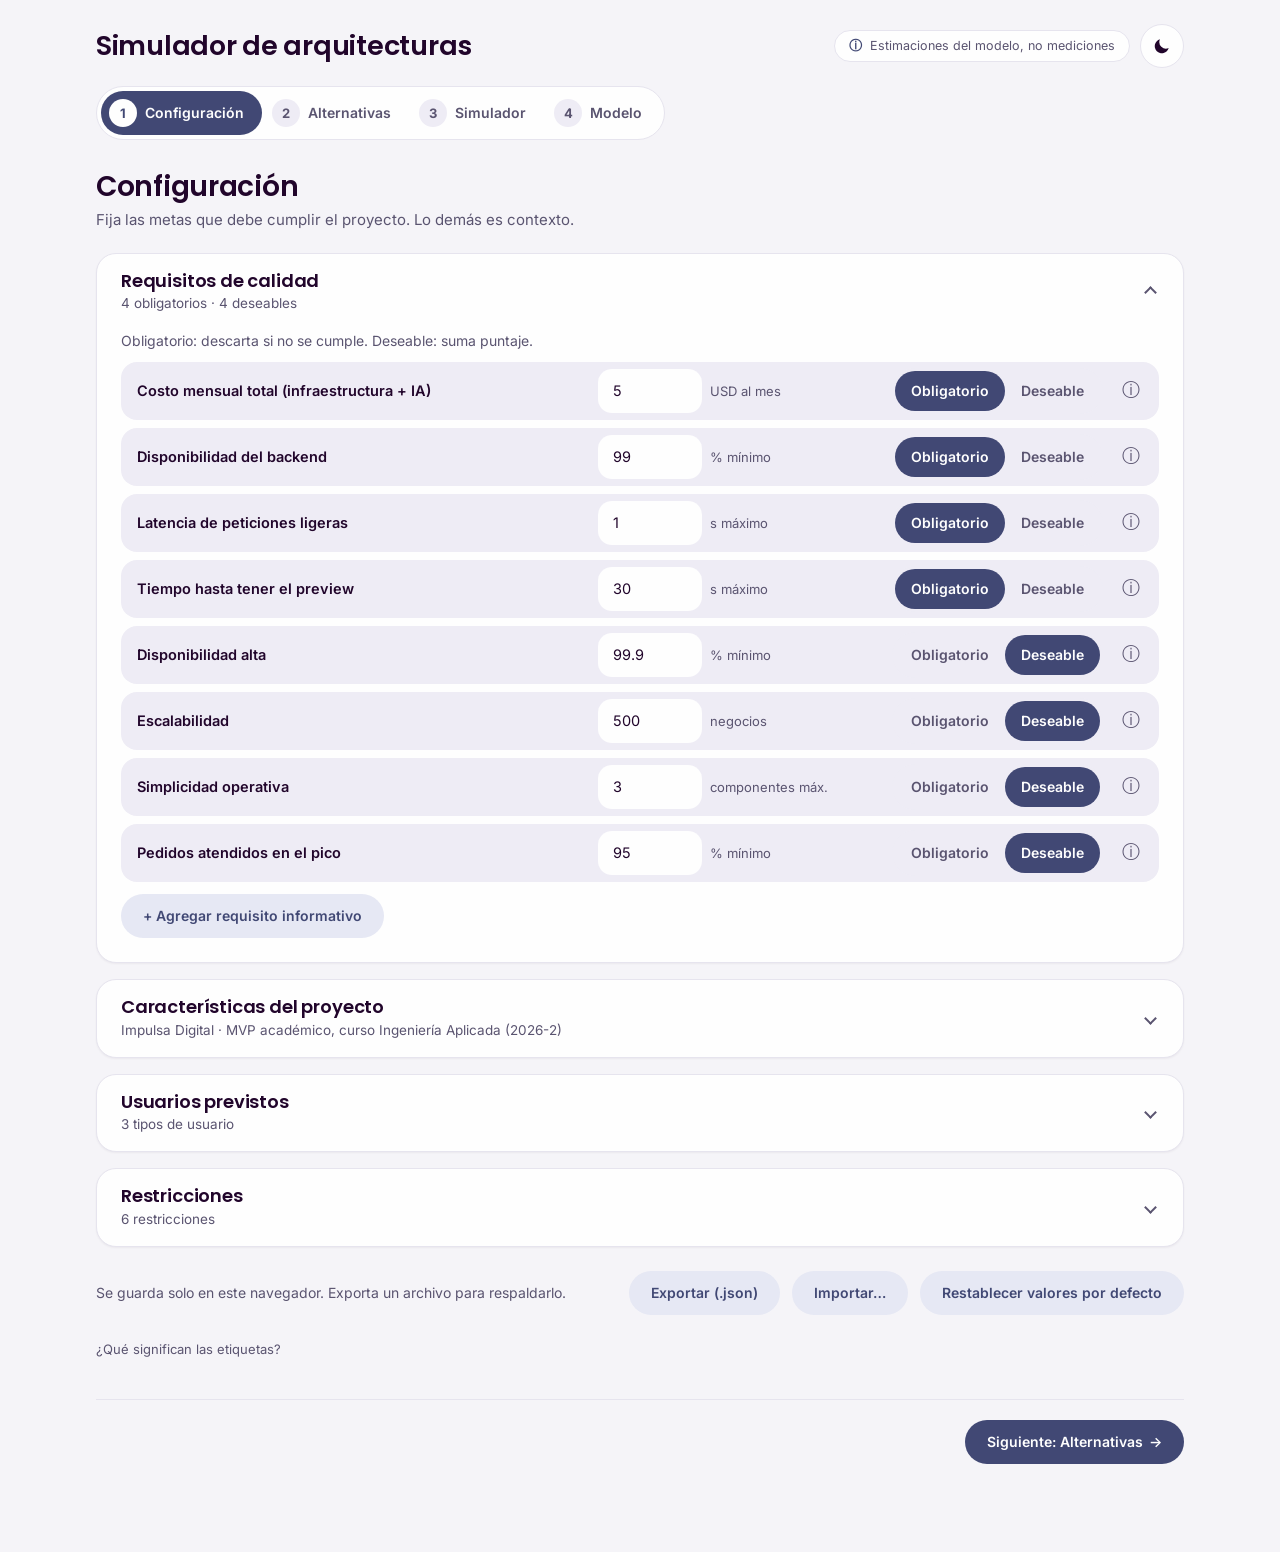
<file: index.html>
<!doctype html>
<html lang="es">
<head>
<meta charset="utf-8">
<meta name="viewport" content="width=device-width, initial-scale=1, viewport-fit=cover">
<title>Simulador de arquitecturas · Impulsa Digital</title>
<meta name="description" content="Simulador que compara tres arquitecturas de backend para Impulsa Digital con un modelo de cálculo explicable. Los resultados son estimaciones del modelo, no mediciones.">
<meta name="theme-color" content="#414874" media="(prefers-color-scheme: light)">
<meta name="theme-color" content="#0F1226" media="(prefers-color-scheme: dark)">
<link rel="icon" href="data:image/svg+xml,%3Csvg xmlns='http://www.w3.org/2000/svg' viewBox='0 0 32 32'%3E%3Crect width='32' height='32' rx='7' fill='%23414874'/%3E%3Cpath d='M8 22l5-6 4 3 7-9' stroke='%23F2B33D' stroke-width='3' fill='none' stroke-linecap='round' stroke-linejoin='round'/%3E%3C/svg%3E">
<link rel="preconnect" href="https://fonts.googleapis.com">
<link rel="preconnect" href="https://fonts.gstatic.com" crossorigin>
<link rel="stylesheet" href="https://fonts.googleapis.com/css2?family=Inter:wght@400;500;600&family=Poppins:wght@500;600;700&display=swap">
<link rel="stylesheet" href="estilos.css">
<script>
  /* Aplica el tema guardado antes de pintar, para evitar un destello. */
  try {
    var t = window.localStorage.getItem('impulsa-sim-tema');
    if (t === 'dark' || t === 'light') document.documentElement.setAttribute('data-theme', t);
  } catch (err) { /* sin almacenamiento: se usa el tema del sistema */ }
</script>
</head>
<body>
<a class="saltar" href="#app">Saltar al contenido</a>

<div class="pagina">
  <header class="cab-sitio">
    <h1>Simulador de arquitecturas</h1>
    <div class="cab-der">
      <p class="aviso" title="Los resultados son estimaciones del modelo, no mediciones reales de rendimiento."><span class="i" aria-hidden="true">ⓘ</span><span>Estimaciones del modelo, no mediciones</span></p>
      <button type="button" class="tema-btn" id="btn-tema" aria-label="Cambiar a modo oscuro">
        <svg viewBox="0 0 24 24" width="20" height="20" aria-hidden="true" focusable="false"><path class="i-luna" d="M20 14.5A8 8 0 0 1 9.5 4 8.5 8.5 0 1 0 20 14.5z" fill="currentColor"/><g class="i-sol" fill="none" stroke="currentColor" stroke-width="2" stroke-linecap="round"><circle cx="12" cy="12" r="4" fill="currentColor"/><path d="M12 2v2M12 20v2M2 12h2M20 12h2M4.9 4.9l1.4 1.4M17.7 17.7l1.4 1.4M4.9 19.1l1.4-1.4M17.7 6.3l1.4-1.4"/></g></svg>
      </button>
    </div>
  </header>

  <div class="barra" id="barra">
    <nav class="tabs" id="tabs" aria-label="Pasos del simulador"></nav>
    <div class="barra-estado" id="estado-global" aria-live="polite"></div>
  </div>

  <main id="app" tabindex="-1"></main>
</div>

<div class="toasts" id="toasts" role="status" aria-live="polite"></div>

<noscript><p class="sin-js">Este simulador necesita JavaScript para calcular los resultados. Actívalo en tu navegador y recarga la página.</p></noscript>

<script src="datos.js"></script>
<script src="modelo.js"></script>
<script src="estado.js"></script>
<script src="ui.js"></script>
<script src="ui-config.js"></script>
<script src="ui-alternativas.js"></script>
<script src="ui-simulador.js"></script>
<script src="graficos.js"></script>
<script src="ui-paneles.js"></script>
<script src="ui-modelo.js"></script>
<script>window.UI.iniciar();</script>
</body>
</html>
</file>
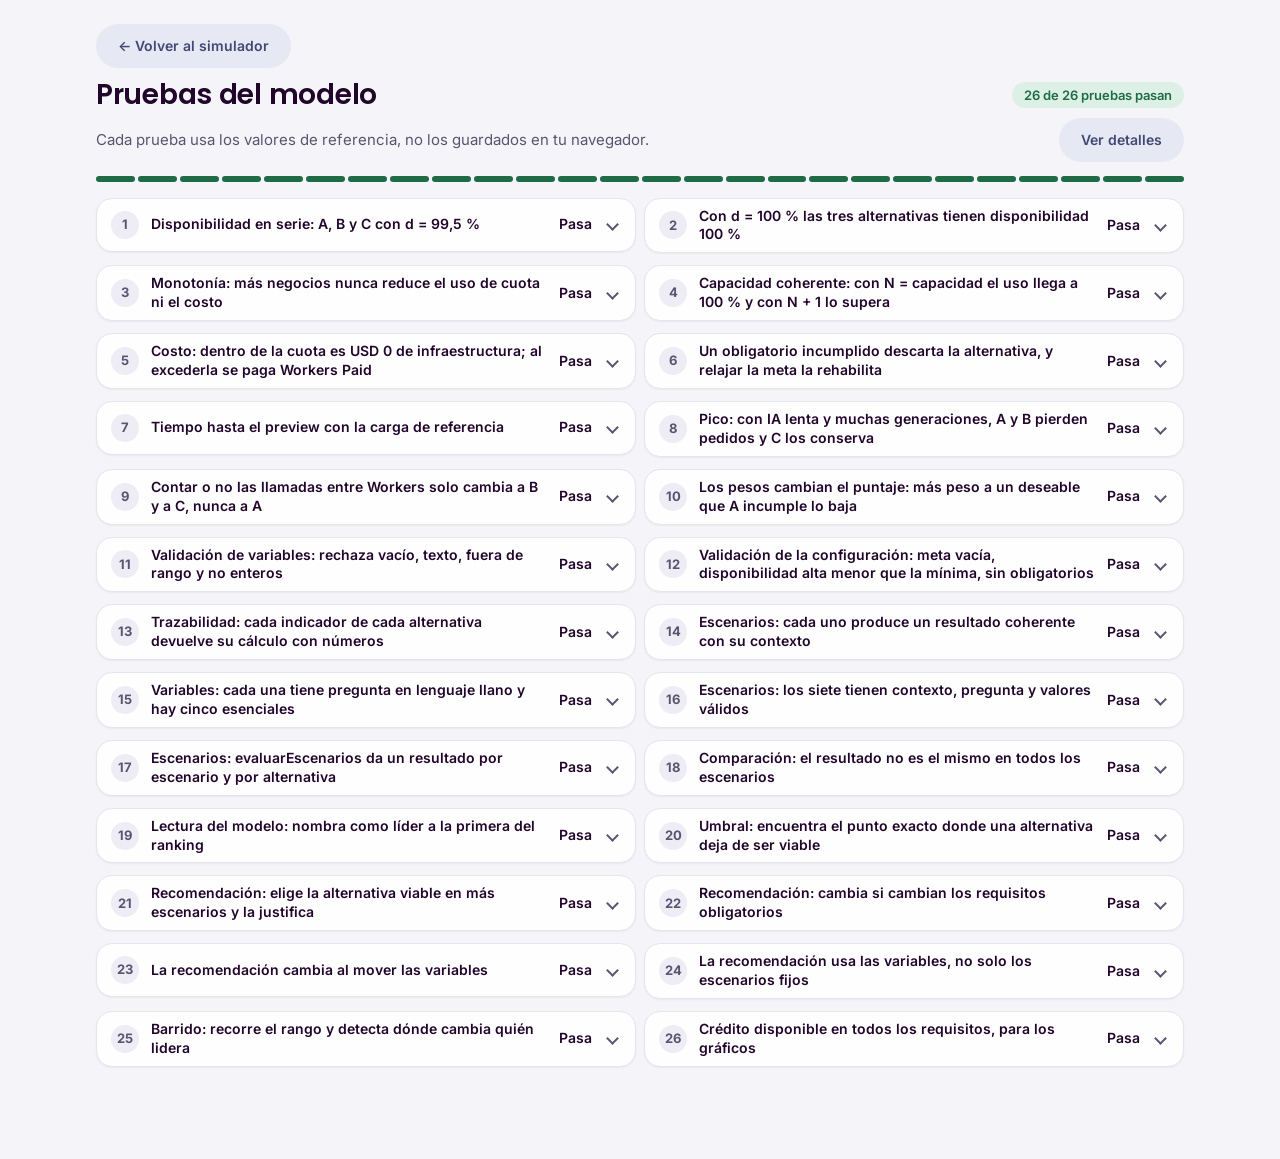
<file: pruebas.html>
<!doctype html>
<html lang="es">
<head>
<meta charset="utf-8">
<meta name="viewport" content="width=device-width, initial-scale=1, viewport-fit=cover">
<title>Pruebas del modelo · Simulador de arquitecturas</title>
<meta name="robots" content="noindex">
<meta name="theme-color" content="#414874" media="(prefers-color-scheme: light)">
<meta name="theme-color" content="#0F1226" media="(prefers-color-scheme: dark)">
<link rel="stylesheet" href="https://fonts.googleapis.com/css2?family=Inter:wght@400;500;600&family=Poppins:wght@500;600;700&display=swap">
<link rel="stylesheet" href="estilos.css">
<script>
  /* Mismo tema que el simulador (el guardado, o el del sistema). */
  try {
    var t = window.localStorage.getItem('impulsa-sim-tema');
    if (t === 'dark' || t === 'light') document.documentElement.setAttribute('data-theme', t);
  } catch (err) { /* sin almacenamiento: se usa el tema del sistema */ }
</script>
<style>
  .pr-cab { display: flex; flex-wrap: wrap; gap: 8px 20px; align-items: center; justify-content: space-between; margin-bottom: 6px; }
  .pr-cab h1 { font-size: 28px; }
  .pr-sub { display: flex; flex-wrap: wrap; gap: 4px 16px; align-items: center; justify-content: space-between; margin: 0 0 14px; }
  .pr-sub p { margin: 0; color: var(--muted); max-width: 70ch; }
  .pr-sub .btn { min-height: 44px; }
  .pr-barra { display: flex; gap: 3px; height: 6px; margin: 0 0 16px; }
  .pr-barra span { flex: 1; border-radius: 3px; background: var(--ok); }
  .pr-barra span.falla { background: var(--bad); }
  .pr-lista { list-style: none; padding: 0; margin: 0; display: grid; gap: 8px; align-items: start; }
  .pr { max-width: none; margin: 0; background: var(--surface); border: 1px solid var(--line); border-radius: 16px; box-shadow: var(--sombra-card); }
  .pr[open] { border-color: var(--accent-soft); }
  .pr.falla { border-color: var(--bad); }
  .pr > summary { padding: 8px 14px; min-height: 52px; font-weight: 600; font-size: 14px; line-height: 1.35; border-radius: 16px; }
  .pr-n { flex: none; display: inline-grid; place-items: center; width: 28px; height: 28px; border-radius: 50%; background: var(--surface-2); color: var(--muted); font-size: 13px; font-weight: 700; }
  .pr-t { flex: 1; min-width: 0; }
  .pr .marca { flex: none; margin: 0; }
  .pr-cuerpo { padding: 0 14px 14px 54px; }
  .pr-cuerpo p { margin: 0; color: var(--muted); font-size: 13.5px; max-width: none; }
  .pr-cuerpo .err { margin-top: 8px; font-size: 13.5px; }
  .pr-pie { margin-top: 20px; }
  @media (min-width: 900px) { .pr-lista { grid-template-columns: 1fr 1fr; } }
  @media (max-width: 520px) {
    .pr-cab h1 { font-size: 24px; }
    .pr > summary { gap: 10px; padding: 8px 12px; }
    .pr .chev { display: none; }
    .pr-n { width: 24px; height: 24px; font-size: 12px; }
    .pr-cuerpo { padding: 0 12px 12px 12px; }
  }
</style>
</head>
<body>
<div class="pagina">
  <p class="pr-nav"><a class="btn" href="index.html#modelo">← Volver al simulador</a></p>
  <header class="pr-cab">
    <h1>Pruebas del modelo</h1>
    <div class="estado-box" id="resumen-pruebas" aria-live="polite"></div>
  </header>
  <div class="pr-sub">
    <p>Cada prueba usa los valores de referencia, no los guardados en tu navegador.</p>
    <button type="button" class="btn" id="btn-todo" aria-pressed="false">Ver detalles</button>
  </div>
  <div class="pr-barra" id="pr-barra" role="img" aria-label=""></div>
  <ol class="pr-lista" id="pruebas"></ol>
</div>
<script src="datos.js"></script>
<script src="modelo.js"></script>
<script src="estado.js"></script>
<script src="pruebas.js"></script>
</body>
</html>
</file>
<file: estilos.css>
/* Sistema visual del simulador. Tokens tomados de la landing de Impulsa Digital.
   Escala de espaciado: 4 / 8 / 12 / 16 / 20 / 24 / 32. Escala de texto: 12.5 / 14 / 15 / 18 / 24 / 34.
   Los estados (cumple, no cumple, descartada) siempre llevan icono y texto, nunca solo color. */
:root {
  --bg: #F5F4F8;
  --surface: #FEFEFE;
  --surface-2: #EEECF5;
  --ink: #21052B;
  --muted: #5A5470;
  --line: #E6E4EE;
  --accent: #414874;
  --accent-ink: #FEFEFE;
  --accent-soft: #E6E8F4;
  --warm: #F2B33D;
  --warm-soft: #FBEBC8;
  --warm-ink: #5E3F00;
  --ok: #1F6B45;
  --ok-soft: #DDF0E5;
  --bad: #A3262F;
  --bad-soft: #F8E1E3;
  --sombra: 0 10px 28px rgba(33, 5, 43, .08);
  --sombra-card: 0 1px 2px rgba(33, 5, 43, .05);
  --radio: 20px;
  --display: "Poppins", "Segoe UI", system-ui, sans-serif;
  --body: "Inter", "Segoe UI", system-ui, sans-serif;
  --mono: ui-monospace, "SFMono-Regular", Menlo, Consolas, monospace;
  --serie-a: #414874;
  --serie-b: #7E619F;
  --serie-c: #2E7D74;
}
@media (prefers-color-scheme: dark) {
  :root:not([data-theme="light"]) {
    --bg: #0F1226;
    --surface: #171B33;
    --surface-2: #20254A;
    --ink: #ECEEFA;
    --muted: #A5ABCB;
    --line: #252A52;
    --accent: #8F9CFF;
    --accent-ink: #0F1226;
    --accent-soft: #252B5C;
    --warm: #F2B33D;
    --serie-a: #8F9CFF;
    --serie-b: #C6A2E8;
    --serie-c: #5FC9BB;
    --warm-soft: #3B2F14;
    --warm-ink: #F3D48C;
    --ok: #5FD3A0;
    --ok-soft: #123A2E;
    --bad: #FF8F9A;
    --bad-soft: #43202D;
    --sombra: 0 8px 24px rgba(0, 0, 0, .4);
    --sombra-card: none;
    color-scheme: dark;
  }
  :root:not([data-theme="light"]) .i-luna { display: none; }
  :root:not([data-theme="light"]) .i-sol { display: inline; }
}
:root[data-theme="dark"] {
  --bg: #0F1226;
  --surface: #171B33;
  --surface-2: #20254A;
  --ink: #ECEEFA;
  --muted: #A5ABCB;
  --line: #252A52;
  --accent: #8F9CFF;
  --accent-ink: #0F1226;
  --accent-soft: #252B5C;
  --warm: #F2B33D;
  --serie-a: #8F9CFF;
  --serie-b: #C6A2E8;
  --serie-c: #5FC9BB;
  --warm-soft: #3B2F14;
  --warm-ink: #F3D48C;
  --ok: #5FD3A0;
  --ok-soft: #123A2E;
  --bad: #FF8F9A;
  --bad-soft: #43202D;
  --sombra: 0 8px 24px rgba(0, 0, 0, .4);
  --sombra-card: none;
  color-scheme: dark;
}
:root[data-theme="dark"] .i-luna { display: none; }
:root[data-theme="dark"] .i-sol { display: inline; }
.i-sol { display: none; }

* { box-sizing: border-box; }
[hidden] { display: none !important; }
html { scroll-padding-top: 88px; }
body {
  margin: 0;
  background: var(--bg);
  color: var(--ink);
  font-family: var(--body);
  font-size: 15px;
  line-height: 1.55;
}
.pagina {
  max-width: 1120px;
  margin: 0 auto;
  padding-block: 24px 88px;
  padding-left: max(16px, env(safe-area-inset-left, 0px));
  padding-right: max(16px, env(safe-area-inset-right, 0px));
}
h1, h2, h3, h4 { font-family: var(--display); font-weight: 600; line-height: 1.2; letter-spacing: -.01em; margin: 0; text-wrap: balance; }
p { margin: 0 0 10px; max-width: 70ch; }
ul, ol { margin: 0 0 10px; padding-left: 20px; }
li { margin-bottom: 4px; max-width: 70ch; }
a { color: var(--accent); }
:focus-visible { outline: 2px solid var(--accent); outline-offset: 2px; }
main:focus { outline: none; }
h2:focus { outline: none; }

.vh { position: absolute; width: 1px; height: 1px; overflow: hidden; clip: rect(0 0 0 0); white-space: nowrap; margin: 0; padding: 0; border: 0; }
.saltar { min-height: 44px; display: inline-flex; align-items: center; position: absolute; left: 12px; top: -60px; z-index: 100; background: var(--accent); color: var(--accent-ink); padding: 10px 16px; border-radius: 8px; font-weight: 600; text-decoration: none; }
.saltar:focus { top: 12px; }
.sin-js { margin: 24px; padding: 14px; background: var(--warm-soft); color: var(--warm-ink); border-radius: 8px; }

/* Cabecera y barra fija */
.cab-sitio { display: flex; flex-wrap: wrap; gap: 10px 24px; align-items: center; justify-content: space-between; padding-bottom: 12px; }
.cab-der { display: flex; gap: 10px; align-items: center; }

.cab-sitio h1 { font-size: clamp(21px, 3.6vw, 27px); font-weight: 600; }
.aviso { display: flex; gap: 8px; align-items: center; margin: 0; padding: 6px 14px; background: var(--surface); border: 1px solid var(--line); color: var(--muted); border-radius: 999px; font-size: 12.5px; line-height: 1.4; max-width: none; }
.aviso .i { flex: none; font-weight: 700; color: var(--accent); }
.tema-btn { flex: none; width: 44px; height: 44px; border-radius: 50%; border: 1px solid var(--line); background: var(--surface); color: var(--ink); cursor: pointer; display: grid; place-items: center; }
.tema-btn:hover { background: var(--surface-2); }

.barra {
  position: sticky; top: 0; z-index: 20;
  display: flex; flex-wrap: wrap; align-items: center; justify-content: space-between; gap: 6px 16px;
  background: var(--bg);
  box-shadow: 0 0 0 100vmax var(--bg);
  clip-path: inset(0 -100vmax);
  padding: 6px 0 10px;
  margin-bottom: 20px;
}
.tabs { flex: 0 1 auto; min-width: 0; }
.pasos { display: inline-flex; gap: 2px; list-style: none; margin: 0; padding: 4px; background: var(--surface); border: 1px solid var(--line); border-radius: 999px; }
.pasos li { flex: 0 0 auto; margin: 0; max-width: none; }
.paso { position: relative; display: flex; align-items: center; gap: 8px; min-height: 44px; padding: 0 18px 0 8px; border-radius: 999px; text-decoration: none; color: var(--muted); }
.paso:hover { color: var(--ink); background: var(--surface-2); }
.paso .num { position: relative; flex: none; display: inline-grid; place-items: center; width: 28px; height: 28px; border-radius: 50%; background: var(--surface-2); color: var(--muted); font-size: 13px; font-weight: 700; }
.paso .txt { font-weight: 600; font-size: 14px; white-space: nowrap; }
.paso.on { background: var(--accent); color: var(--accent-ink); }
.paso.on:hover { background: var(--accent); }
.paso.on .num { background: var(--accent-ink); color: var(--accent); }
.paso .alerta { position: absolute; top: 2px; right: 6px; min-width: 18px; height: 18px; padding: 0 5px; border-radius: 9px; background: var(--bad); color: var(--surface); font-size: 11px; font-weight: 700; display: grid; place-items: center; }
.barra-estado { display: flex; flex-wrap: wrap; gap: 6px 8px; align-items: center; padding: 0; }
.guardado { font-size: 12.5px; color: var(--muted); }
.guardado:empty { display: none; }
.guardado:not(.ok):not(.no) { visibility: hidden; }

/* Chips de estado */
.chip { display: inline-flex; align-items: center; gap: 6px; padding: 4px 12px; border-radius: 999px; font-size: 13px; font-weight: 600; background: var(--surface-2); color: var(--ink); white-space: nowrap; line-height: 1.4; }
.chip.bueno { background: var(--ok-soft); color: var(--ok); }
.chip.malo { background: var(--bad-soft); color: var(--bad); }
.chip.neutro { background: var(--surface-2); color: var(--muted); }
.chip-btn { border: 0; font-family: inherit; cursor: pointer; text-decoration: none; min-height: 32px; }
.chip-btn:hover { text-decoration: underline; }

/* Vista */
.vista-cab { display: flex; flex-wrap: wrap; gap: 14px 28px; align-items: flex-start; justify-content: space-between; margin-bottom: 12px; }
.vista-cab > div:first-child { min-width: 0; flex: 1 1 380px; }
.vista-cab h2 { font-size: 28px; margin-bottom: 4px; }
.vista-cab p { color: var(--muted); }
.estado-box { display: flex; flex-wrap: wrap; gap: 8px; align-items: center; }
.cuenta { padding: 4px 12px; border-radius: 999px; font-size: 13px; background: var(--surface-2); color: var(--ink); white-space: nowrap; }
.cuenta b { font-family: var(--display); font-weight: 600; }

/* Bloques y secciones plegables */
.bloque { background: var(--surface); border: 1px solid var(--line); border-radius: var(--radio); box-shadow: var(--sombra-card); padding: 24px; margin-bottom: 16px; min-width: 0; }
.bloque h3 { font-size: 18px; margin-bottom: 12px; }
details.bloque { padding: 0; }
details.bloque > summary { padding: 16px 24px; }
details.bloque h3 { margin-bottom: 0; }
.sec-cuerpo { padding: 0 24px 24px; }
summary { list-style: none; cursor: pointer; display: flex; align-items: center; gap: 12px; min-height: 44px; }
summary::-webkit-details-marker { display: none; }
summary:focus-visible { outline: 2px solid var(--accent); outline-offset: -2px; border-radius: 16px; }
.sum-t { flex: 1; min-width: 0; }
.sum-d { display: block; color: var(--muted); font-size: 13.5px; margin-top: 2px; overflow-wrap: anywhere; }
.chev { flex: none; width: 9px; height: 9px; margin: 0 4px; border-right: 2px solid var(--muted); border-bottom: 2px solid var(--muted); transform: rotate(45deg); }
details[open] > summary .chev { transform: rotate(-135deg); }
.sec-badge { display: none; }
.sec-badge.hay { display: inline-block; background: var(--bad-soft); color: var(--bad); font-size: 12px; font-weight: 600; padding: 2px 10px; border-radius: 999px; white-space: nowrap; }
.nota { color: var(--muted); font-size: 14px; }
.pista { display: block; color: var(--muted); font-size: 12.5px; margin: 3px 0 0; max-width: 60ch; }

/* Campos */
.campos { display: grid; grid-template-columns: repeat(2, minmax(0, 1fr)); gap: 16px 20px; }
.campo { min-width: 0; }
.campo.ancho { grid-column: 1 / -1; }
.etq { display: block; font-size: 13px; font-weight: 600; margin-bottom: 4px; padding: 0; }
.rotulo { position: absolute; width: 1px; height: 1px; overflow: hidden; clip: rect(0 0 0 0); white-space: nowrap; margin: 0; }
input[type="text"], input[type="number"], textarea, select {
  width: 100%;
  font: inherit;
  font-size: 14.5px;
  color: var(--ink);
  background: var(--surface-2);
  border: 1px solid transparent;
  border-radius: 14px;
  padding: 8px 14px;
  min-height: 44px;
}
textarea { resize: vertical; }
input[type="number"] { -moz-appearance: textfield; appearance: textfield; }
input[type="number"]::-webkit-outer-spin-button, input[type="number"]::-webkit-inner-spin-button { -webkit-appearance: none; margin: 0; }
input:hover, textarea:hover, select:hover { border-color: var(--line); }
input:focus-visible, textarea:focus-visible, select:focus-visible { outline: 2px solid var(--accent); outline-offset: 1px; }
[aria-invalid="true"] { border-color: var(--bad); box-shadow: 0 0 0 1px var(--bad); }
.err { color: var(--bad); font-size: 12.5px; margin: 4px 0 0; font-weight: 500; }
.err:empty { display: none; }
[data-path] { scroll-margin-top: 120px; }

/* Filas editables (usuarios y restricciones) */
.filas { display: flex; flex-direction: column; gap: 4px; margin-bottom: 12px; }
.fila { display: grid; gap: 12px; align-items: start; grid-template-columns: var(--cols); padding: 10px 0; border-top: 1px solid var(--line); }
.fila.cab { border-top: 0; padding: 0 0 2px; font-size: 12px; text-transform: uppercase; letter-spacing: .05em; color: var(--muted); font-weight: 600; }
.g-usr { --cols: minmax(0, 1.3fr) minmax(0, 2.4fr) 13rem 2.75rem; }
.g-res { --cols: minmax(0, 1.3fr) minmax(0, 2.6fr) 8.5rem 2.75rem; }
.celda { min-width: 0; }
.acc { display: flex; justify-content: flex-end; }
.icono { width: 44px; height: 44px; flex: none; border: 0; background: var(--surface-2); color: var(--muted); border-radius: 50%; font-size: 22px; line-height: 1; cursor: pointer; }
.icono:hover { color: var(--bad); background: var(--bad-soft); }

/* Requisitos como tarjetas */
.req-meta { flex: 1 1 100%; min-width: 0; }
.seg-f { flex: 0 0 auto; }
.req-base { flex: 1 1 130px; min-width: 0; }
.meta-in { display: flex; align-items: center; gap: 8px; }
.meta-in input { max-width: 8rem; }
.unidad { font-size: 13px; color: var(--muted); white-space: nowrap; }
.seg-f { border: 0; padding: 0; margin: 0; min-width: 0; }

/* Control segmentado */
.seg { display: inline-flex; padding: 3px; border-radius: 999px; background: var(--surface-2); max-width: 100%; }
.seg-op { position: relative; cursor: pointer; margin: 0; }
.seg-op input { position: absolute; inset: 0; width: 100%; height: 100%; margin: 0; opacity: 0; cursor: pointer; min-height: 0; }
.seg-op span { display: flex; align-items: center; min-height: 40px; padding: 0 16px; border-radius: 999px; font-size: 14px; font-weight: 600; color: var(--muted); }
.seg-op input:checked + span { background: var(--accent); color: var(--accent-ink); }
.seg-op input:focus-visible + span { outline: 2px solid var(--ink); outline-offset: -4px; }
.seg-op:hover span { color: var(--ink); }
.seg-op input:checked + span:hover { color: var(--accent-ink); }

/* Botones */
button { font: inherit; }
.btn { display: inline-flex; align-items: center; justify-content: center; gap: 6px; padding: 8px 22px; min-height: 44px; border-radius: 999px; border: 0; background: var(--accent-soft); color: var(--accent); font-weight: 600; font-size: 14px; cursor: pointer; text-decoration: none; }
.btn:hover { box-shadow: inset 0 0 0 1.5px var(--accent); }
.btn.prim { background: var(--accent); color: var(--accent-ink); }
.btn.prim:hover { box-shadow: none; filter: brightness(1.08); }
.btn.peligro { background: var(--bad); border-color: var(--bad); color: var(--surface); }
.pie-acciones { display: flex; flex-wrap: wrap; gap: 10px 12px; align-items: center; margin: 4px 0 4px; }
.conf { font-size: 13.5px; color: var(--ink); }
.leyenda-base { font-size: 13px; color: var(--muted); display: flex; flex-wrap: wrap; gap: 6px 8px; align-items: center; margin-top: 8px; }
.paso-nav { display: flex; flex-wrap: wrap; justify-content: space-between; gap: 12px; margin-top: 28px; padding-top: 20px; border-top: 1px solid var(--line); }

/* Etiquetas de base */
.tag { display: inline-block; font-size: 11.5px; font-weight: 600; letter-spacing: .02em; padding: 1px 9px; border-radius: 999px; white-space: nowrap; vertical-align: 1px; }
.b-Verificado { background: var(--ok-soft); color: var(--ok); }
.b-Supuesto { background: var(--warm-soft); color: var(--warm-ink); }
.b-Tercero { background: var(--surface-2); color: var(--muted); }
.b-Proyecto { background: var(--accent-soft); color: var(--accent); }

/* Alternativas */
.letra { flex: none; width: 44px; height: 44px; border-radius: 14px; background: var(--accent); color: var(--accent-ink); font-family: var(--display); font-weight: 700; font-size: 22px; display: grid; place-items: center; }
.letra-sm { flex: none; display: inline-grid; place-items: center; width: 24px; height: 24px; border-radius: 8px; background: var(--accent); color: var(--accent-ink); font-family: var(--display); font-weight: 700; font-size: 13px; }
.lema { color: var(--muted); margin: 0; font-size: 13.5px; }
details.sub { border-top: 1px solid var(--line); }
details.sub > summary { justify-content: space-between; font-weight: 600; font-size: 14px; }
.sub-cuerpo { padding-bottom: 14px; }
.alt-det h4, .sub-cuerpo h4, .bloque h4 { font-size: 12.5px; text-transform: uppercase; letter-spacing: .05em; color: var(--muted); margin: 14px 0 6px; }
.sub-cuerpo h4:first-child { margin-top: 0; }
.dos { display: grid; grid-template-columns: 1fr; gap: 0 16px; }
.flujo { list-style: none; padding: 0; margin: 0; }
.flujo li { display: grid; grid-template-columns: 28px minmax(0, 1fr); gap: 10px; position: relative; padding-bottom: 14px; margin: 0; max-width: none; }
.flujo li:not(:last-child)::before { content: ""; position: absolute; left: 13px; top: 28px; bottom: 2px; width: 2px; background: var(--line); }
.flujo .n { width: 28px; height: 28px; border-radius: 50%; background: var(--accent-soft); color: var(--accent); font-weight: 700; font-size: 13px; display: grid; place-items: center; }
.flujo .t { padding-top: 3px; }
.params { margin: 0; display: grid; gap: 8px; }
.params > div { display: grid; grid-template-columns: minmax(0, 1fr); gap: 2px; padding-bottom: 8px; border-bottom: 1px solid var(--line); }
.params dt { font-size: 12.5px; color: var(--muted); }
.params dd { margin: 0; font-weight: 600; }

/* Alternativas: tabla corta + un detalle a la vez */
.alt-explora { margin: 24px 0 8px; }
.alt-explora > h3 { font-size: 18px; margin: 0 0 10px; }
.alt-sel .caso { gap: 8px; padding-left: 10px; }
.alt-sel .caso[aria-pressed="true"] .letra-sm { background: var(--accent-ink); color: var(--accent); }
.alt-sel { display: flex; flex-wrap: wrap; gap: 6px 8px; margin-bottom: 14px; }
.alt-det { background: var(--surface); border: 1px solid var(--line); border-radius: var(--radio); box-shadow: var(--sombra-card); padding: 24px; min-width: 0; }
.alt-det > header { display: flex; gap: 12px; align-items: center; }
.alt-det h3 { font-size: 19px; margin: 0; }
.alt-sec { margin-top: 18px; }
.alt-sec > h4 { margin: 0 0 6px; }
.alt-sec > p { margin: 0 0 10px; max-width: 70ch; }
.alt-sec .flujo { margin-top: 10px; }
.comps { display: flex; flex-wrap: wrap; gap: 6px; align-items: center; margin: 4px 0 0; }
.comps-t { color: var(--muted); font-size: 13px; margin-right: 2px; }
.comp { padding: 3px 12px; border-radius: 999px; background: var(--surface-2); font-size: 13px; }
.alt-det details.sub { margin-top: 18px; }
.comparables { margin-top: 12px; }
@media (min-width: 700px) { .alt-sec.dos { grid-template-columns: 1fr 1fr; gap: 0 28px; } }

/* Tablas */
.tabla-scroll { overflow-x: auto; border-radius: 8px; }
.tabla-scroll:focus-visible { outline: 2px solid var(--accent); outline-offset: 2px; }
table { width: 100%; border-collapse: collapse; min-width: 560px; font-size: 14px; }
th, td { text-align: left; vertical-align: top; padding: 10px 12px; border-bottom: 1px solid var(--line); }
thead th { font-size: 12px; text-transform: uppercase; letter-spacing: .04em; color: var(--muted); white-space: nowrap; }
tbody th { font-weight: 600; min-width: 11rem; }
td { font-variant-numeric: tabular-nums; }
.texto-largo { font-variant-numeric: normal; min-width: 11rem; }
table.comparacion tbody th, table.comparacion thead th:first-child { position: sticky; left: 0; background: var(--surface); box-shadow: 1px 0 0 var(--line); z-index: 1; }
td.mejor { background: var(--ok-soft); color: var(--ok); font-weight: 600; }
@supports (background: color-mix(in srgb, red 50%, transparent)) { td.mejor { background: color-mix(in srgb, var(--ok-soft) 60%, transparent); } }
.sim { font-style: italic; color: var(--muted); font-weight: 500; }
.comparacion .chip { white-space: normal; border-radius: 10px; }
.hint-scroll { display: none; }

/* Variables */

.grupo { margin-bottom: 8px; }

.var { background: var(--surface); border: 1px solid var(--line); border-radius: 20px; box-shadow: var(--sombra-card); padding: 16px 20px 6px; margin-bottom: 12px; }
.var-cab { display: flex; justify-content: space-between; align-items: flex-start; gap: 8px; }

.var-nom { font-weight: 600; font-size: 15px; line-height: 1.35; }

.afecta { margin-top: 10px; align-items: center; }
.chips-l .afecta-t { background: transparent; color: var(--muted); padding: 0; font-size: 12px; font-weight: 600; }

.var-in { display: flex; align-items: center; gap: 14px; margin-top: 2px; flex-wrap: nowrap; }
.var-in input[type="range"] { -webkit-appearance: none; appearance: none; flex: 1 1 90px; min-width: 0; width: auto; height: 44px; min-height: 44px; margin: 0; padding: 0; border: 0; background: transparent; box-shadow: none; cursor: pointer; --p: 0%; }
.var-in input[type="range"]::-webkit-slider-runnable-track { height: 6px; border-radius: 999px; background: linear-gradient(to right, var(--accent) var(--p), var(--surface-2) var(--p)); }
.var-in input[type="range"]::-webkit-slider-thumb { -webkit-appearance: none; width: 22px; height: 22px; margin-top: -8px; border-radius: 50%; background: var(--accent); border: 4px solid var(--surface); box-shadow: 0 0 0 1.5px var(--accent); }
.var-in input[type="range"]::-moz-range-track { height: 6px; border-radius: 999px; background: var(--surface-2); }
.var-in input[type="range"]::-moz-range-progress { height: 6px; border-radius: 999px; background: var(--accent); }
.var-in input[type="range"]::-moz-range-thumb { box-sizing: border-box; width: 22px; height: 22px; border-radius: 50%; background: var(--accent); border: 4px solid var(--surface); box-shadow: 0 0 0 1.5px var(--accent); }
.var-in input[type="range"]:focus-visible { outline: none; }
.var-in input[type="range"]:focus-visible::-webkit-slider-thumb { box-shadow: 0 0 0 1.5px var(--accent), 0 0 0 5px var(--accent-soft); }
.var-in input[type="range"]:focus-visible::-moz-range-thumb { box-shadow: 0 0 0 1.5px var(--accent), 0 0 0 5px var(--accent-soft); }
.var-in input[type="range"].fuera::-webkit-slider-thumb { background: var(--surface); }
.var-in input[type="range"].fuera::-moz-range-thumb { background: var(--surface); }
.num-u { display: inline-flex; align-items: baseline; gap: 6px; flex: none; }
.var-in input[type="number"] { width: 4.6rem; flex: none; min-height: 44px; padding: 0 2px; background-color: transparent; background-image: radial-gradient(circle at 1px 1px, var(--muted) 1px, transparent 1.3px); background-size: 6px 3px; background-repeat: repeat-x; background-position: 0 calc(50% + 15px); border: 0; border-radius: 0; text-align: right; font-weight: 600; font-size: 18px; font-variant-numeric: tabular-nums; }
.var-in input[type="number"]:hover { background-image: radial-gradient(circle at 1px 1px, var(--ink) 1px, transparent 1.3px); }
.var-in input[type="number"]:focus-visible { outline: none; background-image: linear-gradient(var(--accent), var(--accent)); background-size: 100% 2px; background-repeat: no-repeat; background-position: 0 calc(50% + 15px); }
.var-in input[type="number"][aria-invalid="true"] { background-image: linear-gradient(var(--bad), var(--bad)); background-size: 100% 2px; background-repeat: no-repeat; box-shadow: none; }
.seg-v { margin-top: 8px; flex-wrap: wrap; }
.porque { margin: 8px 0 0; font-size: 13px; color: var(--muted); max-width: none; }
.rel-t { display: block; font-size: 11.5px; text-transform: uppercase; letter-spacing: .05em; color: var(--muted); font-weight: 600; margin: 8px 0 4px; }
.chips-l { list-style: none; display: flex; flex-wrap: wrap; gap: 6px; padding: 0; margin: 0; }
.chips-l li { margin: 0; max-width: none; background: var(--accent-soft); color: var(--accent); padding: 2px 10px; border-radius: 999px; font-size: 12.5px; font-weight: 500; }
.mini { margin: 4px 8px 0 0; min-height: 44px; padding: 6px 16px; border: 0; border-radius: 999px; background: var(--accent-soft); color: var(--accent); font-weight: 600; font-size: 13.5px; cursor: pointer; }
.mini:hover { box-shadow: inset 0 0 0 1.5px var(--accent); }
.sens { margin-top: 10px; padding-top: 10px; border-top: 1px dashed var(--line); }
.sens-l { list-style: none; padding: 0; margin: 0; }
.sens-l li { display: flex; flex-wrap: wrap; gap: 6px 10px; align-items: center; max-width: none; margin-bottom: 6px; font-size: 13.5px; }
.mini-est { display: inline-flex; gap: 4px; align-items: center; font-size: 12px; font-weight: 600; padding: 2px 10px; border-radius: 999px; }
.mini-est.si { background: var(--ok-soft); color: var(--ok); }
.mini-est.no { background: var(--bad-soft); color: var(--bad); }
.mini-est .tipo { color: inherit; opacity: .85; margin-left: 2px; }

/* Resultados */
.res-col { scroll-margin-top: 96px; min-width: 0; }
.res-col > h3 { font-size: 20px; margin-bottom: 12px; }

.motivo { font-size: 13px; color: var(--muted); margin: 0; }

.ind { background: var(--surface-2); border-radius: 18px; padding: 18px; margin-bottom: 12px; }
.ind h4 { font-size: 16px; margin: 0; text-transform: none; letter-spacing: 0; color: var(--ink); }

.valor { font-variant-numeric: tabular-nums; white-space: nowrap; }
.valor .u { font-size: 12.5px; color: var(--muted); }

.umbral { position: absolute; top: -4px; bottom: -4px; width: 0; border-left: 2px solid var(--ink); }
.umbral.deseable { border-left-style: dashed; }
details.calc { margin-top: 10px; border-top: 1px dashed var(--line); }
details.calc > summary { font-size: 13.5px; font-weight: 600; color: var(--accent); justify-content: space-between; }
.formula { max-width: none; }
.formula code { display: block; padding: 10px 14px; background: var(--surface); border-radius: 12px; font-family: var(--mono); font-size: 13px; overflow-wrap: anywhere; }
.sust-l { list-style: none; padding: 0; margin: 0; }
.sust-l li { display: grid; grid-template-columns: 28px minmax(0, 1fr); gap: 8px; align-items: start; max-width: none; font-family: var(--mono); font-size: 12.5px; overflow-wrap: anywhere; margin-bottom: 8px; }
.aviso-i { padding: 10px 14px; border-radius: 8px; max-width: none; margin-bottom: 16px; font-size: 14px; }
.malo-i { background: var(--bad-soft); color: var(--bad); }
.malo-i a { color: inherit; }
.mini-res { display: none; }

/* Guía «¿Qué hago aquí?» (plegable) e introducción */
.leyenda-d { margin-top: 8px; }
.leyenda-d > summary { display: inline-flex; min-height: 44px; font-size: 13px; color: var(--muted); }

/* Casos rápidos */

.casos { display: flex; flex-wrap: wrap; gap: 6px 8px; }
.caso { display: inline-flex; align-items: center; min-height: 44px; padding: 0 16px; font-family: inherit; background: var(--surface); border: 1px solid var(--line); border-radius: 999px; color: var(--ink); font-weight: 600; font-size: 14px; cursor: pointer; }
.caso:hover { background: var(--surface-2); }
.caso[aria-pressed="true"] { background: var(--accent); border-color: var(--accent); color: var(--accent-ink); }

.var { position: relative; }
.var-cab { padding-right: 40px; }
.mas > summary { position: absolute; top: 6px; right: 6px; display: grid; place-items: center; width: 44px; height: 44px; min-height: 44px; border-radius: 50%; color: var(--muted); font-size: 18px; line-height: 1; }
.mas > summary:hover { background: var(--surface-2); color: var(--ink); }
.mas > summary:focus-visible { outline-offset: -2px; border-radius: 50%; }
.mas[open] > summary { background: var(--accent-soft); color: var(--accent); }
.mas-cuerpo { padding: 8px 0 12px; font-size: 13px; color: var(--muted); }
.mas-cuerpo p { margin: 0 0 8px; max-width: none; }
.mas-nom { color: var(--ink); }
details.avanzado { margin: 4px 0 12px; }
details.avanzado > summary { padding: 14px 20px; }
details.avanzado h3 { font-size: 15px; }
details.avanzado .sec-cuerpo { padding: 0 16px 6px; }
.avanzado .var { background: transparent; border: 0; border-top: 1px solid var(--line); border-radius: 0; box-shadow: none; padding: 16px 4px 8px; margin: 0; }
.avanzado .var:first-child { border-top: 0; }
.sec-badge.hay.mod { background: var(--accent-soft); color: var(--accent); }

/* Lectura del modelo y matriz */

.v-kicker { display: flex; align-items: center; gap: 8px; margin: 0 0 8px; font-size: 12.5px; font-weight: 600; color: var(--muted); }

.v-desc { list-style: none; padding: 0; margin: 8px 0 0; display: grid; gap: 6px; }
.v-desc li { max-width: none; margin: 0; padding-left: 12px; border-left: 3px solid var(--bad); font-size: 14px; }

.lid { display: inline-block; margin-left: auto; padding: 1px 8px; border-radius: 999px; background: var(--warm-soft); color: var(--warm-ink); font-size: 12px; font-weight: 700; white-space: nowrap; }

table.matriz { min-width: 0; table-layout: fixed; }
table.matriz thead th { text-transform: none; letter-spacing: 0; font-size: 13px; color: var(--ink); white-space: normal; vertical-align: top; }
table.matriz thead th:first-child { width: 36%; }
.matriz .nm { display: block; margin-top: 4px; font-weight: 600; line-height: 1.25; }
.matriz .lid { margin: 4px 0 0; }
.matriz tbody th, .matriz tfoot th { min-width: 0; }
.rq { display: block; font-weight: 600; }
.rq-m { display: block; margin-top: 2px; font-size: 12.5px; font-weight: 400; color: var(--muted); }
.tp { font-size: 11px; text-transform: uppercase; letter-spacing: .04em; }
.tp.obligatorio { color: var(--accent); font-weight: 700; }
.cel .val { display: block; font-weight: 600; }
.cel .est { display: block; margin-top: 2px; font-size: 11.5px; font-weight: 600; white-space: nowrap; }
.cel.si .est { color: var(--ok); }
.cel.no.ob { background: var(--bad-soft); color: var(--bad); font-weight: 600; }
.cel.no.de { background: var(--warm-soft); color: var(--warm-ink); }
@supports (background: color-mix(in srgb, red 50%, transparent)) { .cel.no.de { background: color-mix(in srgb, var(--warm-soft) 55%, transparent); } }
.matriz tfoot th, .matriz tfoot td { border-bottom: 0; padding-top: 12px; }
.matriz .chip { white-space: normal; }
.flash { outline: 2px solid transparent; outline-offset: -1px; border-radius: 4px; }
@keyframes flash { from { background-color: var(--warm-soft); outline-color: var(--warm); } }

/* Modelo */
.pesos { display: grid; grid-template-columns: repeat(auto-fit, minmax(180px, 1fr)); gap: 12px; margin-bottom: 12px; }
.peso label { display: block; font-size: 13px; font-weight: 600; margin-bottom: 4px; }
.peso input { width: 6rem; }

/* Avisos */
.toasts { position: fixed; left: 50%; transform: translateX(-50%); bottom: 16px; z-index: 50; display: flex; flex-direction: column; gap: 8px; width: min(92vw, 480px); pointer-events: none; }
.toast { pointer-events: auto; display: flex; justify-content: space-between; align-items: center; gap: 12px; background: var(--ink); color: var(--bg); padding: 2px 8px 2px 18px; min-height: 48px; border-radius: 999px; box-shadow: var(--sombra); font-size: 14px; }
.toast button { background: none; border: 0; color: inherit; font-weight: 700; text-decoration: underline; min-height: 44px; padding: 0 12px; cursor: pointer; }

/* Pantallas anchas: variables a la izquierda, resultados a la derecha */

@media (max-width: 999px) {
  .toasts { bottom: 76px; }
  .mini-res { display: flex; flex-wrap: wrap; gap: 6px 14px; align-items: center; position: sticky; bottom: 8px; z-index: 15; margin-top: 12px; padding: 8px 12px; background: var(--surface); border: 1px solid var(--line); border-radius: 12px; box-shadow: var(--sombra); font-size: 13px; }
  .mini-res { padding-block: 2px; }
  .mini-alt { white-space: nowrap; padding-block: 10px; }
  .mini-res { gap: 0 12px; transition: opacity .15s, transform .15s; }
  .mini-res.oculta { opacity: 0; transform: translateY(8px); pointer-events: none; visibility: hidden; }
  .mini-alt.descartada { color: var(--bad); }
  .mini-ir { margin-left: auto; padding: 0 4px; border: 0; background: none; font-family: inherit; font-size: inherit; color: var(--accent); font-weight: 600; display: inline-flex; align-items: center; gap: 4px; min-height: 44px; cursor: pointer; }
}

/* Móvil */
@media (max-width: 760px) {
  .pagina { padding-top: 14px; }
  .campos { grid-template-columns: minmax(0, 1fr); }
  .bloque, .alt-det { padding: 18px; }
  details.bloque { padding: 0; }
  details.bloque > summary { padding: 14px 18px; }
  .sec-cuerpo { padding: 0 18px 18px; }
  .fila { grid-template-columns: minmax(0, 1fr); gap: 10px; padding: 14px 0; }
  .fila.cab { display: none; }
  .rotulo { position: static; width: auto; height: auto; overflow: visible; clip: auto; display: block; font-size: 13px; font-weight: 600; margin-bottom: 4px; white-space: normal; }
  .acc { justify-content: flex-start; }
  .cab-der { width: 100%; justify-content: space-between; }
  .aviso { white-space: normal; border-radius: 16px; }
  .vista-cab h2 { font-size: 22px; }
  .tabs { flex-basis: 100%; }
  .pasos { display: flex; width: 100%; }
  .pasos li.actual { flex: 1 1 0; min-width: 0; }
  .paso { padding: 0 8px; }
  .pasos li.actual .paso { padding: 0 14px 0 8px; }
  .paso:not(.on) .txt { position: absolute; width: 1px; height: 1px; overflow: hidden; clip: rect(0 0 0 0); white-space: nowrap; }
  .paso .alerta { right: 2px; }
  .barra-estado .chip.bueno, .barra-estado .guardado { display: none; }
  .barra-estado:not(:has(.chip-btn)) { display: none; }
  .barra-estado { padding-bottom: 8px; }
  .meta-in input { max-width: none; flex: 1; }
  
  
  .hint-scroll { display: block; }
  table.comparacion { min-width: 500px; font-size: 13px; }
  table.comparacion th, table.comparacion td { padding: 8px; }
  table.comparacion tbody th { min-width: 7rem; width: 7rem; }
  .texto-largo { min-width: 9rem; }
  .paso-nav .btn { flex: 1 1 100%; }
  .ind { padding: 14px; }
  
  .casos { flex-wrap: nowrap; overflow-x: auto; margin-inline: -16px; padding: 2px 16px 10px; scrollbar-width: thin; }
  .caso { flex: none; }
  .var { padding: 16px 16px 8px; }
  table.matriz { font-size: 13px; }
  table.matriz th, table.matriz td { padding: 8px 6px; }
  table.matriz thead th:first-child { width: 34%; }
  .matriz .nm { position: absolute; width: 1px; height: 1px; overflow: hidden; clip: rect(0 0 0 0); white-space: nowrap; }
  .matriz thead th .letra-sm { width: 28px; height: 28px; font-size: 14px; }
  .cel .val { white-space: nowrap; }
  .cel .est { font-size: 11px; }
}
@media (prefers-reduced-motion: no-preference) {
  .flash { animation: flash 1.2s ease-out; }
  .caso, .paso, .btn, .icono, input, select, textarea, .chev, .seg-op span { transition: border-color .15s, background-color .15s, color .15s, transform .15s; }
  
}

.sin-meta { color: var(--muted); font-style: italic; }

/* Por debajo de 340 px la barra de pasos no cabe ni en modo compacto: se desliza. */
@media (max-width: 340px) { .tabs { overflow-x: auto; -webkit-overflow-scrolling: touch; } }

/* ---------- Gráficos ---------- */
.g { margin: 0; }
.g-svg { display: block; width: 100%; max-width: 100%; height: auto; }
.g-leyenda { list-style: none; padding: 0; margin: 8px 0 0; display: flex; flex-wrap: wrap; gap: 4px 14px; }
.g-leyenda li { margin: 0; max-width: none; font-size: 12.5px; display: flex; align-items: center; gap: 6px; }
.g-pt { width: 11px; height: 11px; border-radius: 3px; flex: none; }
.g-desc { color: var(--bad); font-size: 11.5px; }

/* Barras por indicador */
.gb-grid { display: grid; grid-template-columns: repeat(auto-fit, minmax(min(100%, 290px), 1fr)); gap: 18px; }
.gb { min-width: 0; }
.gb-cab { display: flex; justify-content: space-between; align-items: baseline; gap: 8px; margin-bottom: 8px; }
.gb-cab h5 { font-family: var(--display); font-size: 13.5px; margin: 0; }
.gb-sentido { font-size: 11px; color: var(--muted); white-space: nowrap; }
.gb-fila { display: grid; grid-template-columns: 22px minmax(0, 1fr) auto; gap: 8px; align-items: center; margin-bottom: 6px; }
.gb-id { display: grid; place-items: center; width: 22px; height: 22px; border-radius: 6px; color: var(--accent-ink); font-size: 11px; font-weight: 700; }
.gb-pista { position: relative; height: 22px; background: var(--surface-2); border-radius: 6px; overflow: visible; }
.gb-rell { position: absolute; left: 0; top: 0; height: 100%; border-radius: 6px; min-width: 3px; }
.gb-rell.tibio { opacity: .55; }
.gb-meta { position: absolute; top: -3px; width: 2px; height: 28px; background: var(--ink); border-radius: 1px; }
.gb-meta.deseable { background: var(--muted); opacity: .6; }
.gb-val { font-size: 12.5px; font-weight: 600; font-variant-numeric: tabular-nums; white-space: nowrap; }
.gb-pie { font-size: 11.5px; color: var(--muted); display: flex; flex-wrap: wrap; gap: 4px 12px; margin-top: 4px; }
.gb-ref { display: inline-flex; align-items: center; gap: 5px; }
.gb-ref .gb-meta { position: static; height: 12px; }

/* Medidores */
.g-dial { width: 60px; height: 60px; display: block; }

/* ---------- Simulador ---------- */
.situacion { margin-bottom: 14px; }
.caso-d > summary { display: inline-flex; width: auto; max-width: 100%; gap: 8px; min-height: 44px; padding: 0 4px; font-size: 14.5px; font-weight: 600; }
.caso-cuerpo { padding: 0 4px 6px; }
.caso-cuerpo p { margin: 0 0 6px; color: var(--muted); font-size: 14px; max-width: 70ch; }
.caso-cuerpo .caso-vals { color: var(--ink); font-size: 13px; font-weight: 600; }

.sim-layout { display: grid; gap: 16px; grid-template-columns: minmax(0, 1fr); }
.ajustes > summary { justify-content: space-between; min-height: 48px; padding: 0 18px; border-radius: 999px; background: var(--surface); border: 1px solid var(--line); font-weight: 600; font-size: 14.5px; }
.ajustes > summary > span:first-child { flex: 1; }
.ajustes-cuerpo { padding-top: 12px; }
@media (min-width: 1000px) {
  .sim-layout { grid-template-columns: 380px minmax(0, 1fr); align-items: start; gap: 24px; }
  .ajustes > summary { display: none; }
  .ajustes-cuerpo { position: sticky; top: 84px; max-height: calc(100vh - 100px); overflow-y: auto; padding: 0 8px 0 0; scrollbar-width: thin; }
}

/* La respuesta */
.rec { background: var(--surface); border: 1px solid var(--line); border-left: 4px solid var(--accent); border-radius: var(--radio); box-shadow: var(--sombra-card); padding: 20px 24px 6px; margin-bottom: 14px; }
.rec.nada { border-left-color: var(--bad); }
.rec-cab { display: flex; flex-wrap: wrap; gap: 14px 24px; align-items: center; justify-content: space-between; }
.rec-txt { min-width: 0; flex: 1 1 260px; }
.rec h3 { font-size: clamp(20px, 3vw, 25px); margin: 2px 0 4px; }
.rec-por { margin: 0; color: var(--muted); font-size: 14.5px; max-width: 60ch; }
.rec-chips { margin: 10px 0 0; max-width: none; }
.rec-dials { display: flex; gap: 14px; }
.rec-dial { display: grid; justify-items: center; gap: 2px; opacity: .6; }
.rec-dial.gana { opacity: 1; }
.rec-dial.fuera { opacity: .8; }
.rd-id { font-family: var(--display); font-weight: 700; font-size: 12px; }
.rd-est { font-size: 10.5px; color: var(--muted); text-transform: uppercase; letter-spacing: .03em; }
.rec-dial.gana .rd-est { color: var(--accent); font-weight: 700; }
.rec .v-desc { margin: 14px 0 0; }
.riesgos > summary { justify-content: space-between; min-height: 44px; font-size: 13.5px; font-weight: 600; color: var(--accent); }
.riesgos { margin-top: 6px; }
.riesgos-cuerpo { padding: 0 0 12px; font-size: 14px; }
.riesgos-cuerpo ul { margin: 0 0 8px; }

/* Subpestañas y panel */
.subtabs { display: flex; gap: 4px; padding: 4px; margin: 0 0 12px; background: var(--surface); border: 1px solid var(--line); border-radius: 999px; overflow-x: auto; scrollbar-width: none; }
.subtabs::-webkit-scrollbar { display: none; }
.subtab { flex: 1 1 auto; min-height: 44px; padding: 0 16px; border: 0; border-radius: 999px; background: transparent; color: var(--muted); font-family: inherit; font-size: 14px; font-weight: 600; cursor: pointer; white-space: nowrap; }
.subtab:hover { color: var(--ink); background: var(--surface-2); }
.subtab[aria-selected="true"] { background: var(--accent-soft); color: var(--accent); }
.subtab:focus-visible { outline: 2px solid var(--accent); outline-offset: -2px; }
.res-panel { background: var(--surface); border: 1px solid var(--line); border-radius: var(--radio); box-shadow: var(--sombra-card); padding: 18px 22px; min-width: 0; }
.res-panel:focus { outline: none; }
.res-panel > .pista { max-width: none; margin-top: 12px; }
.res-panel details.sub { margin-top: 16px; }

/* Escenarios */
.esc-ctl { display: flex; align-items: center; gap: 10px; margin-bottom: 10px; }
.esc-ctl label { font-size: 13px; font-weight: 600; color: var(--muted); }
.esc-ctl select { width: auto; min-width: 0; max-width: 100%; }
table.t-esc thead th:first-child { width: 31%; }
.t-esc tbody th, .t-esc tfoot th { overflow-wrap: break-word; }
.esc-fila { display: block; min-height: 44px; padding: 0; border: 0; background: none; color: var(--ink); font: inherit; font-weight: 600; text-align: left; cursor: pointer; }
.esc-fila:hover { text-decoration: underline; color: var(--accent); }
.esc-fila:focus-visible { outline: 2px solid var(--accent); outline-offset: 2px; border-radius: 6px; }
.t-esc tr.actual > th, .t-esc tr.actual > td:last-child { background: transparent; }
.t-esc tr.actual > th { box-shadow: inset 3px 0 0 var(--accent); padding-left: 12px; }
.t-esc tr.actual .esc-fila { color: var(--accent); }
.t-esc tfoot td { font-variant-numeric: tabular-nums; }
.cel.lidera { outline: 2px solid var(--accent); outline-offset: -2px; }

/* ¿Y si…? */
.sens-cab { display: flex; flex-wrap: wrap; gap: 8px 16px; align-items: center; justify-content: space-between; margin-bottom: 8px; }
.sens-t { margin: 0; font-weight: 600; max-width: none; }
.sens-sel { min-width: 0; flex: 1 1 200px; display: flex; justify-content: flex-end; }
.sens-sel select { width: 100%; max-width: 340px; min-width: 0; }
.sens-lec { display: flex; flex-wrap: wrap; gap: 8px; margin: 10px 0 2px; }
.corte { font-size: 13px; font-weight: 600; background: var(--warm-soft); color: var(--warm-ink); padding: 5px 12px; border-radius: 999px; }
@media (max-width: 760px) {
  .subtab { padding: 0 10px; font-size: 13.5px; }
  table.t-esc thead th:first-child { width: 27%; }
  table.t-esc th, table.t-esc td { padding: 8px 4px; }
  .t-esc .cel .val { font-size: 12px; }
  .t-esc .cel.no .val { font-size: 11px; letter-spacing: -.01em; }
  .t-esc tbody th, .t-esc tfoot th { overflow-wrap: break-word; font-size: 12.5px; }
  .matriz .chip { padding: 3px 8px; font-size: 12px; }
}
@media (max-width: 400px) {
  .subtab { padding: 0 7px; font-size: 13px; }
  .res-panel { padding: 14px 12px; }
  table.t-esc thead th:first-child { width: 30%; }
}
@media (max-width: 560px) {
  .sens-sel { justify-content: flex-start; }
  .sens-sel select { max-width: none; }
  .rec-dials { width: 100%; justify-content: space-around; }
  .rec { padding: 16px 18px 4px; }
  .res-panel { padding: 16px; }
}

/* ---------- Metas de calidad: una fila por requisito ---------- */
.req-lista { display: grid; gap: 8px; margin-bottom: 12px; }
.req-fila { position: relative; display: grid; grid-template-columns: minmax(0, 1.6fr) minmax(0, 1fr) auto; column-gap: 16px; align-items: center; padding: 6px 56px 6px 16px; background: var(--surface-2); border-radius: 16px; }
.req-fila .nom { font-weight: 600; font-size: 14.5px; }
.req-fila .req-meta { flex: none; margin: 0; }
.req-fila .meta-in input { max-width: 6.5rem; background-color: var(--surface); }
.req-mas { grid-column: 1 / -1; }
.req-mas .mas-cuerpo { padding: 4px 0 12px; }
.req-mas .req-base { max-width: 260px; }
.req-fila.libre { grid-template-columns: repeat(auto-fit, minmax(150px, 1fr)); padding: 12px 16px; align-items: end; row-gap: 10px; }
.req-fila.libre .icono { justify-self: end; }
.pie-datos { display: flex; flex-wrap: wrap; gap: 8px 16px; align-items: center; justify-content: space-between; margin: 20px 0 4px; }
.pie-datos .nota { margin: 0; max-width: none; }
@media (max-width: 760px) {
  .req-fila { grid-template-columns: minmax(0, 1fr); row-gap: 8px; padding: 12px 56px 10px 14px; }
  .req-fila .meta-in input { flex: none; width: 6.5rem; max-width: 6.5rem; }
  .req-fila.libre { padding: 12px 14px; grid-template-columns: minmax(0, 1fr); }
}

/* Modelo: subpestañas y listas de una línea que se despliegan de una en una */
.hilo { list-style: none; display: flex; flex-wrap: wrap; gap: 6px 4px; padding: 0; margin: 0 0 14px; font-size: 13.5px; color: var(--muted); }
.hilo li { display: inline-flex; align-items: center; gap: 6px; margin: 0; max-width: none; }
.hilo li + li::before { content: ""; width: 14px; height: 2px; margin-right: 4px; background: var(--line); border-radius: 2px; }
.hilo .n { width: 20px; height: 20px; border-radius: 50%; background: var(--surface-2); color: var(--muted); font-size: 11.5px; font-weight: 700; display: grid; place-items: center; }
.mod-panel { min-width: 0; }
.mod-ayuda { color: var(--muted); font-size: 14px; margin: 0 0 12px; max-width: none; }
.mod-h { font-size: 16px; margin: 22px 0 10px; display: flex; align-items: center; gap: 8px; }
.mod-panel > .mod-h:first-child { margin-top: 0; }
.cuenta { font-family: var(--body); font-size: 12px; font-weight: 600; color: var(--muted); background: var(--surface-2); padding: 1px 8px; border-radius: 999px; }
.mod-panel .caso { gap: 8px; }
.caso[aria-pressed="true"] .cuenta { background: var(--accent-ink); color: var(--accent); }
.fx-lista { list-style: none; margin: 0 0 8px; padding: 0; background: var(--surface); border: 1px solid var(--line); border-radius: var(--radio); box-shadow: var(--sombra-card); overflow: hidden; }
.fx { margin: 0; max-width: none; border-top: 1px solid var(--line); }
.fx:first-child { border-top: 0; }
.fx-cab { display: flex; align-items: center; gap: 12px; width: 100%; min-height: 56px; padding: 10px 18px; border: 0; background: none; color: inherit; font: inherit; text-align: left; cursor: pointer; }
.fx-cab:hover { background: var(--surface-2); }
.fx-cab:focus-visible { outline: 2px solid var(--accent); outline-offset: -2px; }
.fx-cab[aria-expanded="true"] { background: var(--surface-2); }
.fx-cab[aria-expanded="true"] .chev { transform: rotate(-135deg); }
.fx-t { flex: 1 1 auto; min-width: 0; display: flex; align-items: flex-start; gap: 10px; }
.fx-tx { min-width: 0; font-weight: 600; font-size: 14.5px; overflow-wrap: anywhere; }
.fx-s { display: block; margin-top: 2px; font-weight: 400; font-size: 13px; color: var(--muted); }
.fx-v { flex: none; text-align: right; font-weight: 600; font-size: 14px; max-width: 46%; }
.fx-v .tag { margin-left: 4px; }
.fx-num { flex: none; width: 24px; height: 24px; margin-top: -1px; border-radius: 50%; background: var(--accent-soft); color: var(--accent); font-size: 12.5px; font-weight: 700; display: grid; place-items: center; }
.fx-cab[aria-expanded="true"] .fx-num { background: var(--accent); color: var(--accent-ink); }
.fx.sin { padding: 14px 18px; }
.fx-det { padding: 4px 18px 18px; background: var(--surface-2); font-size: 14px; }
.fx-det[hidden] { display: none; }
.fx-det p { margin: 0 0 8px; max-width: 70ch; }
.fx-det .formula code { background: var(--surface); }
.fx-det .chips-l li { background: var(--accent-soft); }
.fx-det .pista { margin-top: 6px; }
.mod-diseno { margin-top: 18px; }
.mod-panel details.sub .fx-lista { box-shadow: none; }
.mod-panel details.sub .cuenta { margin-left: 6px; }
.fx-preg { color: var(--ink); font-weight: 600; }
@media (max-width: 599px) {
  .fx-cab { display: grid; grid-template-columns: minmax(0, 1fr) auto; column-gap: 10px; row-gap: 4px; padding: 10px 14px; }
  .fx-cab .chev { grid-column: 2; grid-row: 1; align-self: center; }
  .fx-v { grid-column: 1; grid-row: 2; max-width: none; text-align: left; font-size: 13px; padding-left: 0; }
  .fx-num + .fx-tx, .fx-t { min-width: 0; }
  .fx-det { padding: 4px 14px 16px; }
}
</file>
